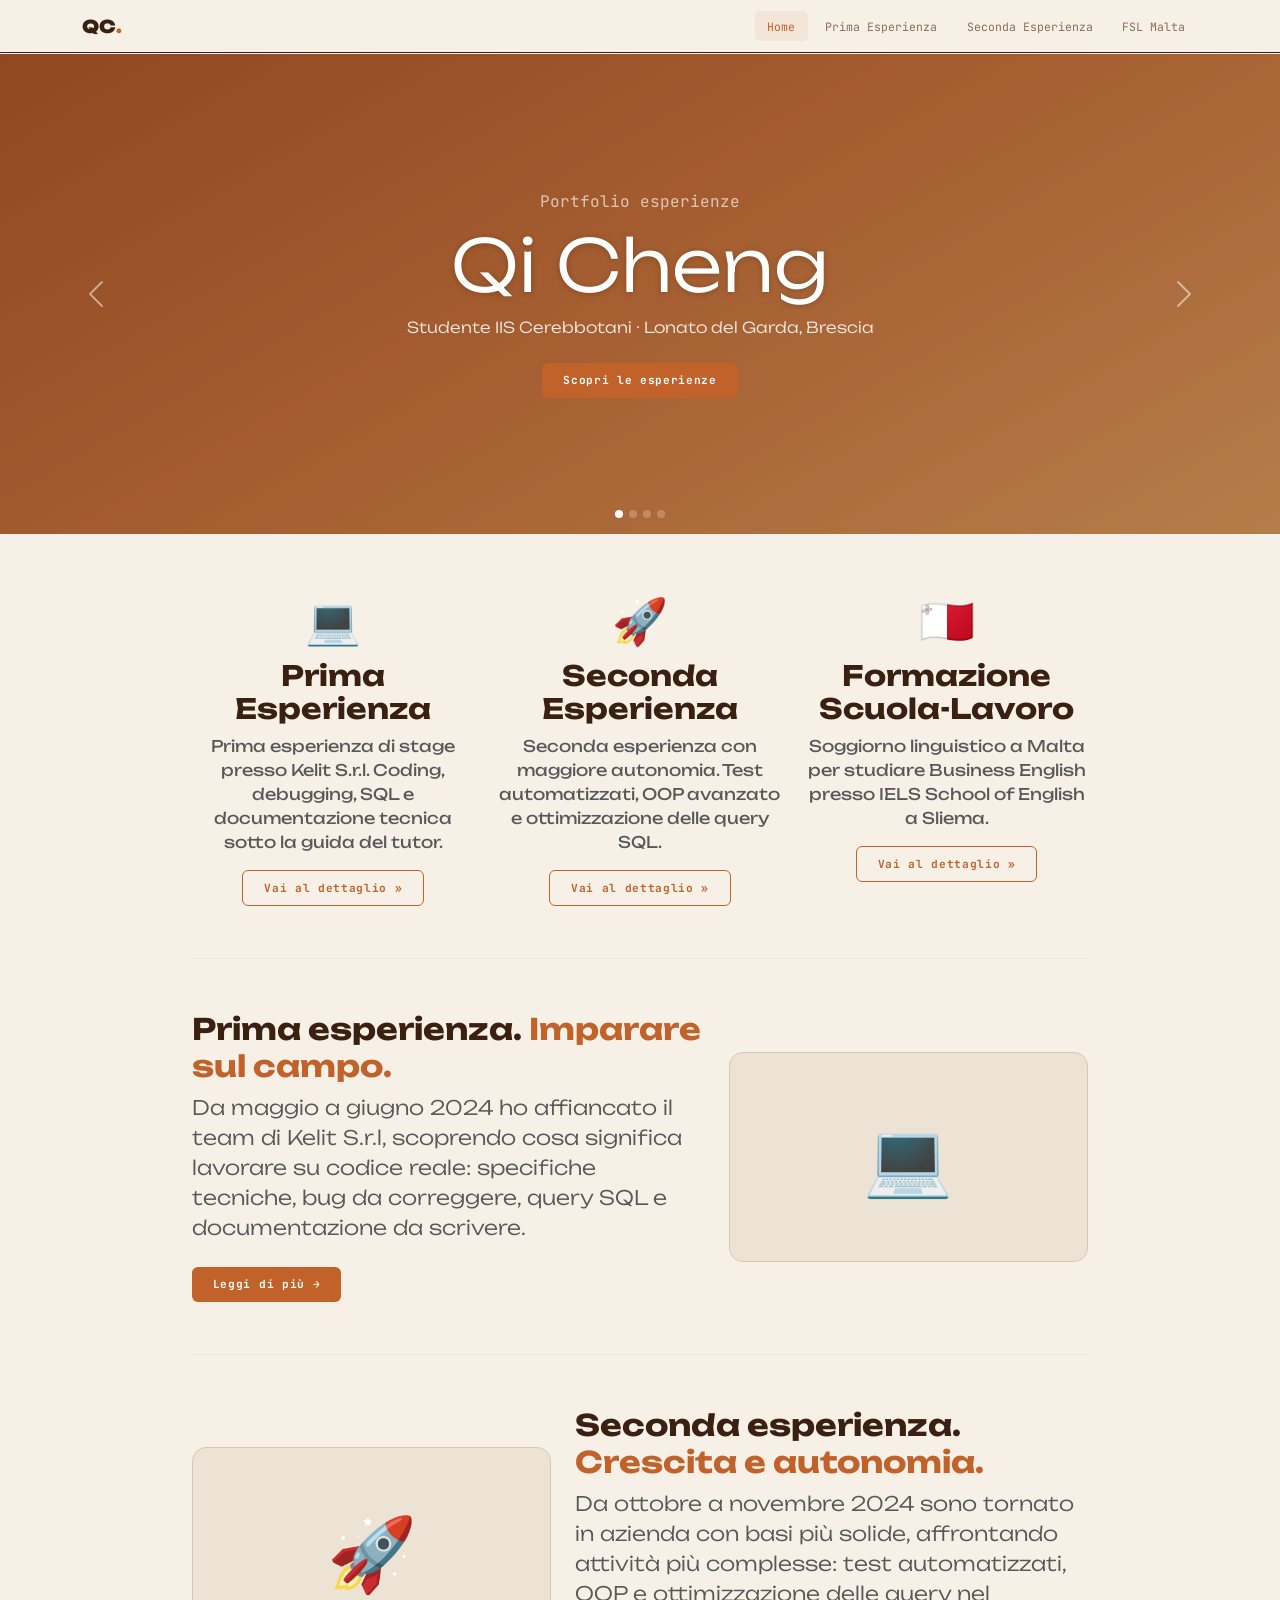
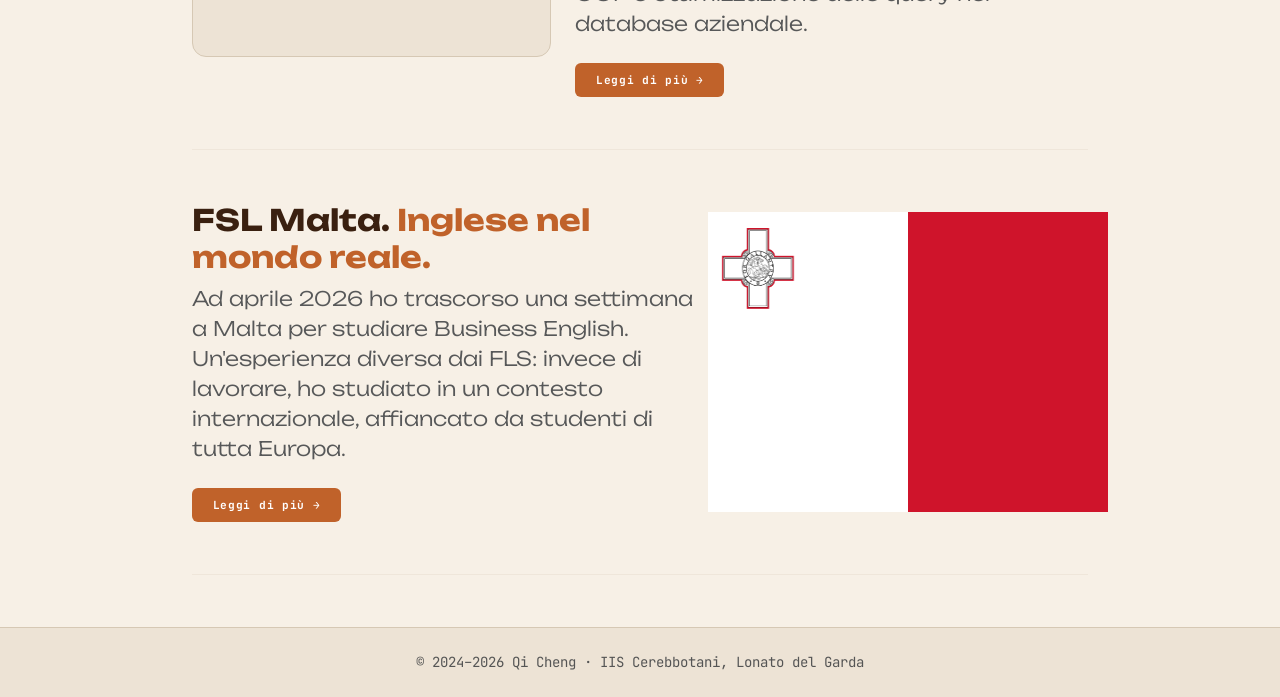
<file: index.html>
<!DOCTYPE html>
<html lang="it">
<head>
  <meta charset="UTF-8"/>
  <meta name="viewport" content="width=device-width, initial-scale=1.0"/>
  <title>Portfolio – Qi Cheng</title>
  <link href="https://cdn.jsdelivr.net/npm/bootstrap@5.3.3/dist/css/bootstrap.min.css" rel="stylesheet"/>
  <link href="https://fonts.googleapis.com/css2?family=JetBrains+Mono:wght@400;700&family=Unbounded:wght@400;700;900&display=swap" rel="stylesheet"/>
  <link href="style.css" rel="stylesheet"/>
</head>
<body>

  <nav class="navbar navbar-expand-lg fixed-top" id="mainNav">
    <div class="container">
      <a class="navbar-brand" href="index.html">QC<span class="accent">.</span></a>
      <button class="navbar-toggler" type="button" data-bs-toggle="collapse" data-bs-target="#navMenu">
        <span class="navbar-toggler-icon"></span>
      </button>
      <div class="collapse navbar-collapse" id="navMenu">
        <ul class="navbar-nav ms-auto gap-lg-1">
          <li class="nav-item"><a class="nav-link active" href="index.html">Home</a></li>
          <li class="nav-item"><a class="nav-link" href="pcto1.html">Prima Esperienza</a></li>
          <li class="nav-item"><a class="nav-link" href="pcto2.html">Seconda Esperienza</a></li>
          <li class="nav-item"><a class="nav-link" href="malta.html">FSL Malta</a></li>
        </ul>
      </div>
    </div>
  </nav>

  <!-- CAROUSEL con 4 slide, una per ogni esperienza -->
  <div id="mainCarousel" class="carousel slide" data-bs-ride="carousel">
    <div class="carousel-indicators">
      <button type="button" data-bs-target="#mainCarousel" data-bs-slide-to="0" class="active"></button>
      <button type="button" data-bs-target="#mainCarousel" data-bs-slide-to="1"></button>
      <button type="button" data-bs-target="#mainCarousel" data-bs-slide-to="2"></button>
      <button type="button" data-bs-target="#mainCarousel" data-bs-slide-to="3"></button>
    </div>
    <div class="carousel-inner">
      <div class="carousel-item active carousel-slide-1">
        <div class="carousel-caption">
          <p class="mono accent-light mb-2">Portfolio esperienze</p>
          <h1 class="display-2 fw-black">Qi Cheng</h1>
          <p class="lead">Studente IIS Cerebbotani · Lonato del Garda, Brescia</p>
          <a href="pcto1.html" class="btn btn-warm btn-lg mt-2">Scopri le esperienze</a>
        </div>
      </div>
      <div class="carousel-item carousel-slide-2">
        <div class="carousel-caption">
          <p class="mono accent-light mb-2">Maggio – Giugno 2024</p>
          <h1 class="display-2 fw-black">Prima Esperienza</h1>
          <p class="lead">Prima esperienza lavorativa presso Kelit S.r.l come sviluppatore software.</p>
          <a href="pcto1.html" class="btn btn-warm btn-lg mt-2">Scopri di più</a>
        </div>
      </div>
      <div class="carousel-item carousel-slide-3">
        <div class="carousel-caption">
          <p class="mono accent-light mb-2">Ottobre – Novembre 2024</p>
          <h1 class="display-2 fw-black">Seconda Esperienza</h1>
          <p class="lead">Ritorno in azienda con maggiore autonomia e responsabilità.</p>
          <a href="pcto2.html" class="btn btn-warm btn-lg mt-2">Scopri di più</a>
        </div>
      </div>
      <div class="carousel-item carousel-slide-malta">
        <div class="carousel-caption">
          <p class="mono accent-light mb-2">Aprile 2026</p>
          <h1 class="display-2 fw-black">FSL Malta 🇲🇹</h1>
          <p class="lead">Business English presso IELS School of English, Sliema.</p>
          <a href="malta.html" class="btn btn-warm btn-lg mt-2">Scopri di più</a>
        </div>
      </div>
    </div>
    <button class="carousel-control-prev" type="button" data-bs-target="#mainCarousel" data-bs-slide="prev">
      <span class="carousel-control-prev-icon"></span>
    </button>
    <button class="carousel-control-next" type="button" data-bs-target="#mainCarousel" data-bs-slide="next">
      <span class="carousel-control-next-icon"></span>
    </button>
  </div>

  <!-- 3 colonne anteprima esperienze -->
  <div class="container marketing mt-5 pt-3">
    <div class="row g-4 text-center">
      <div class="col-lg-4">
        <div class="feature-icon mb-3">💻</div>
        <h3 class="fw-bold">Prima Esperienza</h3>
        <p class="text-muted">Prima esperienza di stage presso Kelit S.r.l. Coding, debugging, SQL e documentazione tecnica sotto la guida del tutor.</p>
        <a href="pcto1.html" class="btn btn-outline-warm">Vai al dettaglio »</a>
      </div>
      <div class="col-lg-4">
        <div class="feature-icon mb-3">🚀</div>
        <h3 class="fw-bold">Seconda Esperienza</h3>
        <p class="text-muted">Seconda esperienza con maggiore autonomia. Test automatizzati, OOP avanzato e ottimizzazione delle query SQL.</p>
        <a href="pcto2.html" class="btn btn-outline-warm">Vai al dettaglio »</a>
      </div>
      <div class="col-lg-4">
        <div class="feature-icon mb-3">🇲🇹</div>
        <h3 class="fw-bold">Formazione Scuola-Lavoro</h3>
        <p class="text-muted">Soggiorno linguistico a Malta per studiare Business English presso IELS School of English a Sliema.</p>
        <a href="malta.html" class="btn btn-outline-warm">Vai al dettaglio »</a>
      </div>
    </div>

    <hr class="featurette-divider"/>

    <!-- Featurette PCTO 01 -->
    <div class="row featurette align-items-center">
      <div class="col-md-7">
        <h2 class="featurette-heading fw-bold">Prima esperienza. <span class="text-accent">Imparare sul campo.</span></h2>
        <p class="lead text-muted">Da maggio a giugno 2024 ho affiancato il team di Kelit S.r.l, scoprendo cosa significa lavorare su codice reale: specifiche tecniche, bug da correggere, query SQL e documentazione da scrivere.</p>
        <a href="pcto1.html" class="btn btn-warm mt-2">Leggi di più →</a>
      </div>
      <div class="col-md-5">
        <div class="featurette-img d-flex align-items-center justify-content-center">
          <span>💻</span>
        </div>
      </div>
    </div>

    <hr class="featurette-divider"/>

    <!-- Featurette PCTO 02 -->
    <div class="row featurette align-items-center">
      <div class="col-md-7 order-md-2">
        <h2 class="featurette-heading fw-bold">Seconda esperienza. <span class="text-accent">Crescita e autonomia.</span></h2>
        <p class="lead text-muted">Da ottobre a novembre 2024 sono tornato in azienda con basi più solide, affrontando attività più complesse: test automatizzati, OOP e ottimizzazione delle query nel database aziendale.</p>
        <a href="pcto2.html" class="btn btn-warm mt-2">Leggi di più →</a>
      </div>
      <div class="col-md-5 order-md-1">
        <div class="featurette-img d-flex align-items-center justify-content-center">
          <span>🚀</span>
        </div>
      </div>
    </div>

    <hr class="featurette-divider"/>

    <!-- Featurette Malta -->
    <div class="row featurette align-items-center">
      <div class="col-md-7">
        <h2 class="featurette-heading fw-bold">FSL Malta. <span class="text-accent">Inglese nel mondo reale.</span></h2>
        <p class="lead text-muted">Ad aprile 2026 ho trascorso una settimana a Malta per studiare Business English. Un'esperienza diversa dai FLS: invece di lavorare, ho studiato in un contesto internazionale, affiancato da studenti di tutta Europa.</p>
        <a href="malta.html" class="btn btn-warm mt-2">Leggi di più →</a>
      </div>
      <div class="col-md-5">
        <div class="featurette-img d-flex align-items-center justify-content-center">
          <img src="foto/malta_flag.png" width="400" height="300">
        </div>
      </div>
    </div>

    <hr class="featurette-divider"/>
  </div>

  <footer class="footer-bar py-4 text-center">
    <p class="mb-0 text-muted small mono">© 2024–2026 Qi Cheng · IIS Cerebbotani, Lonato del Garda</p>
  </footer>

  <script src="https://cdn.jsdelivr.net/npm/bootstrap@5.3.3/dist/js/bootstrap.bundle.min.js"></script>
  <script src="main.js"></script>
</body>
</html>
</file>
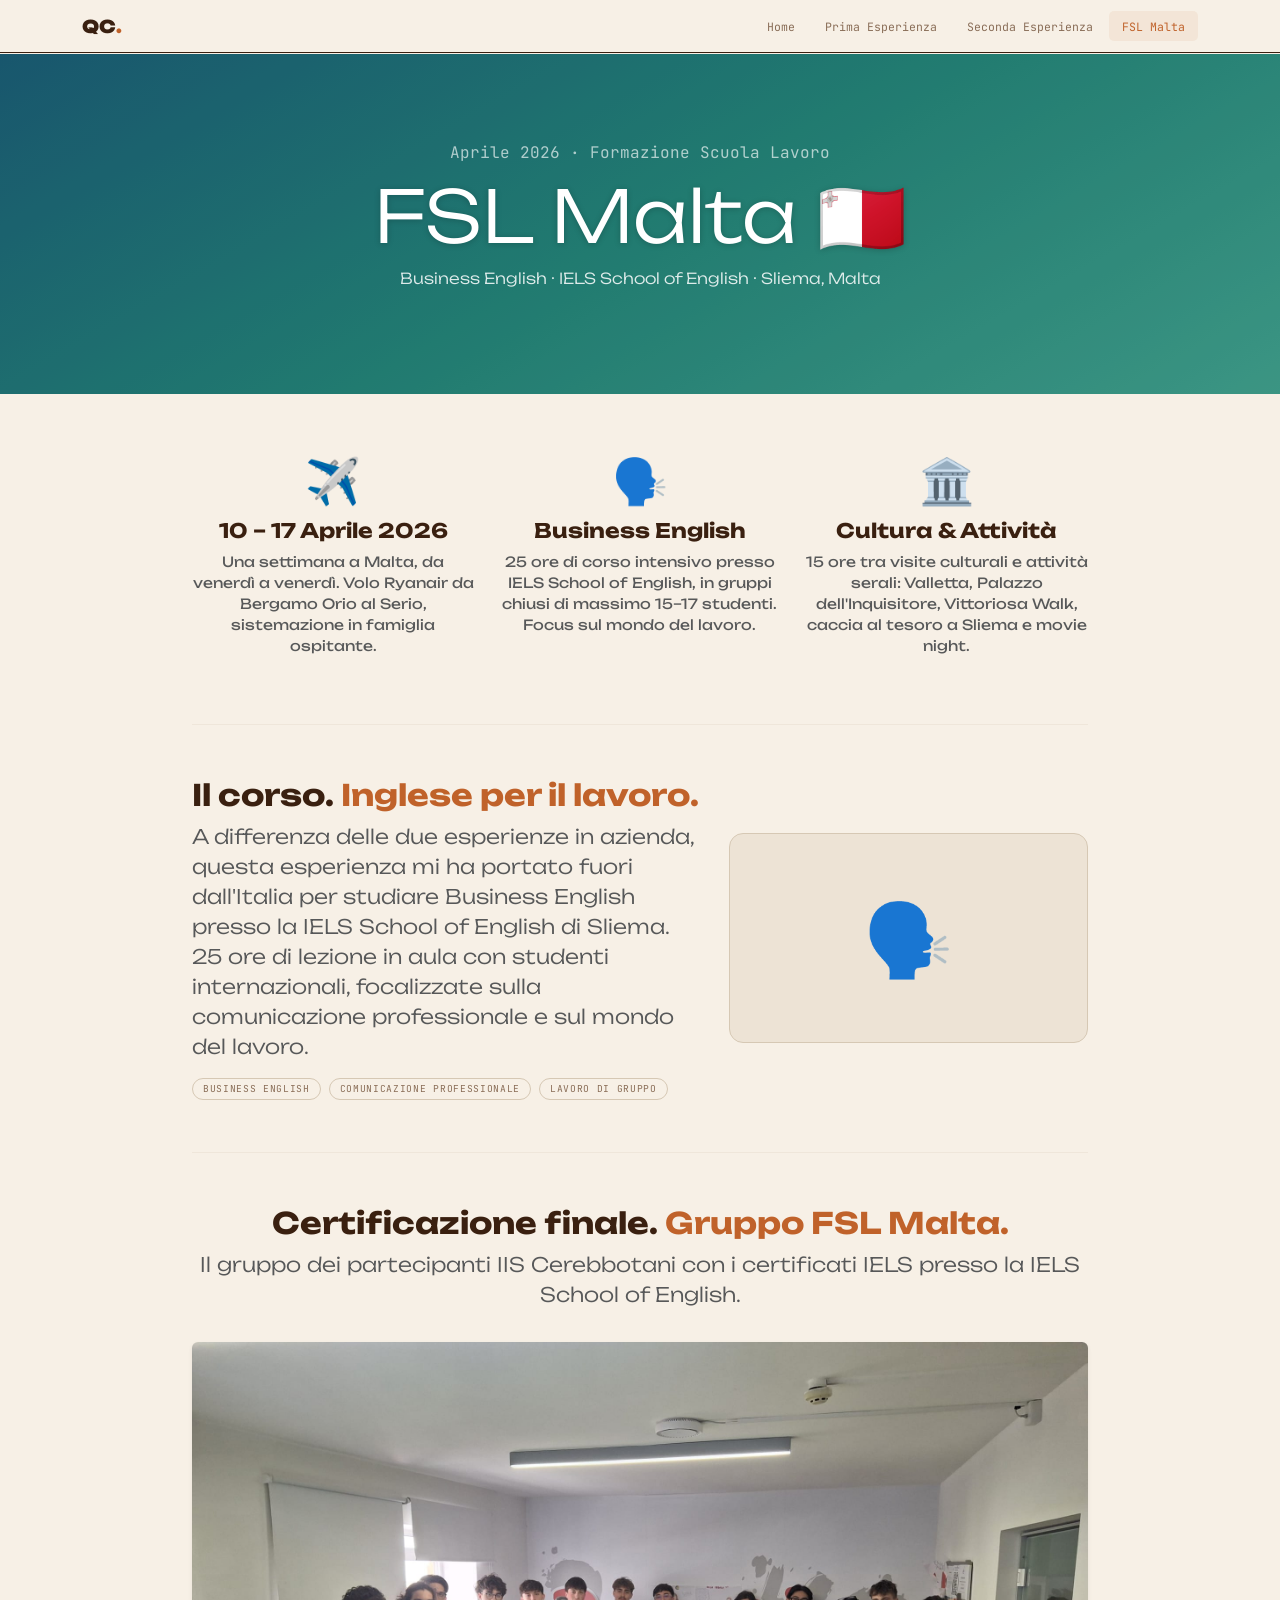
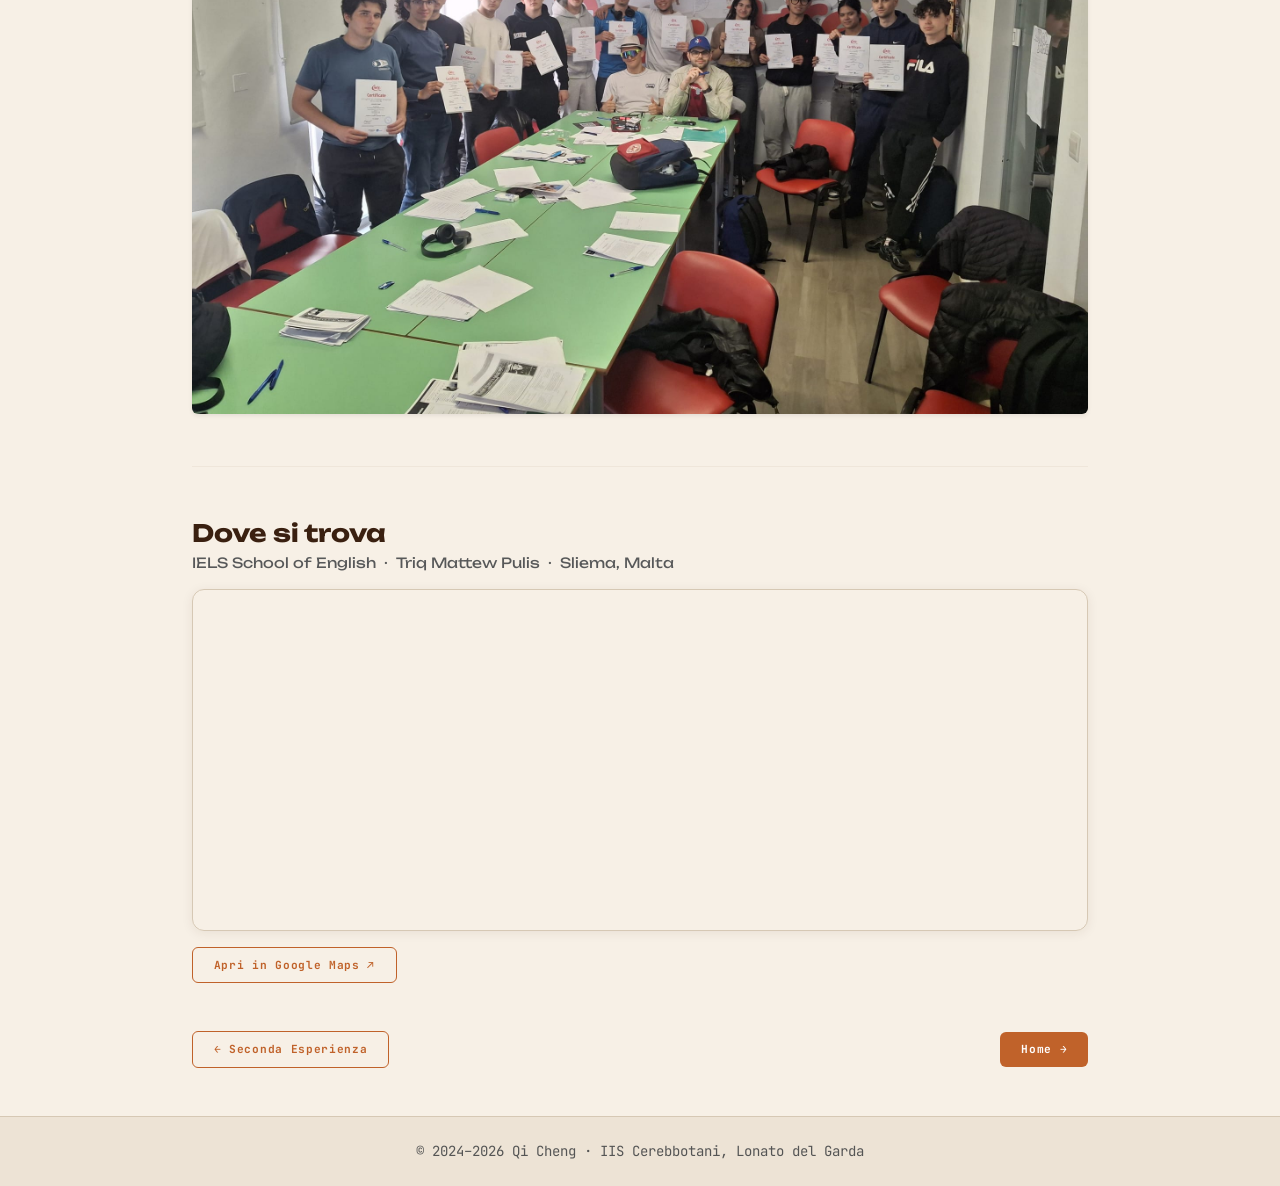
<file: malta.html>
<!DOCTYPE html>
<html lang="it">
<head>
  <meta charset="UTF-8"/>
  <meta name="viewport" content="width=device-width, initial-scale=1.0"/>
  <title>FSL Malta – Qi Cheng</title>
  <link href="https://cdn.jsdelivr.net/npm/bootstrap@5.3.3/dist/css/bootstrap.min.css" rel="stylesheet"/>
  <link href="https://fonts.googleapis.com/css2?family=JetBrains+Mono:wght@400;700&family=Unbounded:wght@400;700;900&display=swap" rel="stylesheet"/>
  <link href="style.css" rel="stylesheet"/>
</head>
<body>

  <nav class="navbar navbar-expand-lg fixed-top" id="mainNav">
    <div class="container">
      <a class="navbar-brand" href="index.html">QC<span class="accent">.</span></a>
      <button class="navbar-toggler" type="button" data-bs-toggle="collapse" data-bs-target="#navMenu">
        <span class="navbar-toggler-icon"></span>
      </button>
      <div class="collapse navbar-collapse" id="navMenu">
        <ul class="navbar-nav ms-auto gap-lg-1">
          <li class="nav-item"><a class="nav-link" href="index.html">Home</a></li>
          <li class="nav-item"><a class="nav-link" href="pcto1.html">Prima Esperienza</a></li>
          <li class="nav-item"><a class="nav-link" href="pcto2.html">Seconda Esperienza</a></li>
          <li class="nav-item"><a class="nav-link active" href="malta.html">FSL Malta</a></li>
        </ul>
      </div>
    </div>
  </nav>

  <div class="page-hero carousel-slide-malta">
    <div class="carousel-caption">
      <p class="mono accent-light mb-2">Aprile 2026 · Formazione Scuola Lavoro</p>
      <h1 class="display-2 fw-black">FSL Malta 🇲🇹</h1>
      <p class="lead">Business English · IELS School of English · Sliema, Malta</p>
    </div>
  </div>

  <div class="container marketing mt-5 pt-3">

    <div class="row g-4 text-center mb-5">
      <div class="col-lg-4">
        <div class="feature-icon mb-3">✈️</div>
        <h5 class="fw-bold">10 – 17 Aprile 2026</h5>
        <p class="text-muted small">Una settimana a Malta, da venerdì a venerdì. Volo Ryanair da Bergamo Orio al Serio, sistemazione in famiglia ospitante.</p>
      </div>
      <div class="col-lg-4">
        <div class="feature-icon mb-3">🗣️</div>
        <h5 class="fw-bold">Business English</h5>
        <p class="text-muted small">25 ore di corso intensivo presso IELS School of English, in gruppi chiusi di massimo 15–17 studenti. Focus sul mondo del lavoro.</p>
      </div>
      <div class="col-lg-4">
        <div class="feature-icon mb-3">🏛️</div>
        <h5 class="fw-bold">Cultura & Attività</h5>
        <p class="text-muted small">15 ore tra visite culturali e attività serali: Valletta, Palazzo dell'Inquisitore, Vittoriosa Walk, caccia al tesoro a Sliema e movie night.</p>
      </div>
    </div>

    <hr class="featurette-divider"/>

    <div class="row featurette align-items-center">
      <div class="col-md-7">
        <h2 class="featurette-heading fw-bold">Il corso. <span class="text-accent">Inglese per il lavoro.</span></h2>
        <p class="lead text-muted">A differenza delle due esperienze in azienda, questa esperienza mi ha portato fuori dall'Italia per studiare Business English presso la IELS School of English di Sliema. 25 ore di lezione in aula con studenti internazionali, focalizzate sulla comunicazione professionale e sul mondo del lavoro.</p>
        <div class="d-flex flex-wrap gap-2 mt-3">
          <span class="tag-pill">Business English</span>
          <span class="tag-pill">Comunicazione professionale</span>
          <span class="tag-pill">Lavoro di gruppo</span>
        </div>
      </div>
      <div class="col-md-5">
        <div class="featurette-img d-flex align-items-center justify-content-center">
          <span>🗣️</span>
        </div>
      </div>
    </div>

    <hr class="featurette-divider"/>

    <div class="row featurette mb-5 text-center">
      <div class="col-12">
        <h2 class="featurette-heading fw-bold">Certificazione finale. <span class="text-accent">Gruppo FSL Malta.</span></h2>
        <p class="lead text-muted">Il gruppo dei partecipanti IIS Cerebbotani con i certificati IELS presso la IELS School of English.</p>
        <img src="foto/malta_iels.jpeg" class="img-fluid rounded shadow-sm mt-3" alt="Gruppo FSL Malta con certificati IELS">
      </div>
    </div>

    <hr class="featurette-divider"/>

    <!-- SEZIONE MAPPA -->
    <div class="map-section mb-5">
      <h4 class="fw-bold mb-1">Dove si trova</h4>
      <p class="text-muted small mb-3">IELS School of English &nbsp;·&nbsp; Triq Mattew Pulis &nbsp;·&nbsp; Sliema, Malta</p>
      <div class="map-wrap">
        <iframe
          src="https://maps.google.com/maps?q=IELS+Malta+Institute+of+English+Language+Studies,+Triq+Mattew+Pulis,+Sliema&hl=it&z=16&output=embed&ll=35.907773,14.508173"
          width="100%" height="340" style="border:0;" allowfullscreen="" loading="lazy"
          referrerpolicy="no-referrer-when-downgrade" title="IELS Malta su Google Maps">
        </iframe>
      </div>
      <a href="https://maps.app.goo.gl/ovVeH1P6UW7t12fr7" target="_blank" rel="noopener"
         class="btn btn-outline-warm mt-3">Apri in Google Maps ↗</a>
    </div>

    <div class="d-flex justify-content-between align-items-center pb-5 flex-wrap gap-3">
      <a href="pcto2.html" class="btn btn-outline-warm">← Seconda Esperienza</a>
      <a href="index.html" class="btn btn-warm">Home →</a>
    </div>
  </div>

  <footer class="footer-bar py-4 text-center">
    <p class="mb-0 text-muted small mono">© 2024–2026 Qi Cheng · IIS Cerebbotani, Lonato del Garda</p>
  </footer>

  <script src="https://cdn.jsdelivr.net/npm/bootstrap@5.3.3/dist/js/bootstrap.bundle.min.js"></script>
  <script src="main.js"></script>
</body>
</html>
</file>
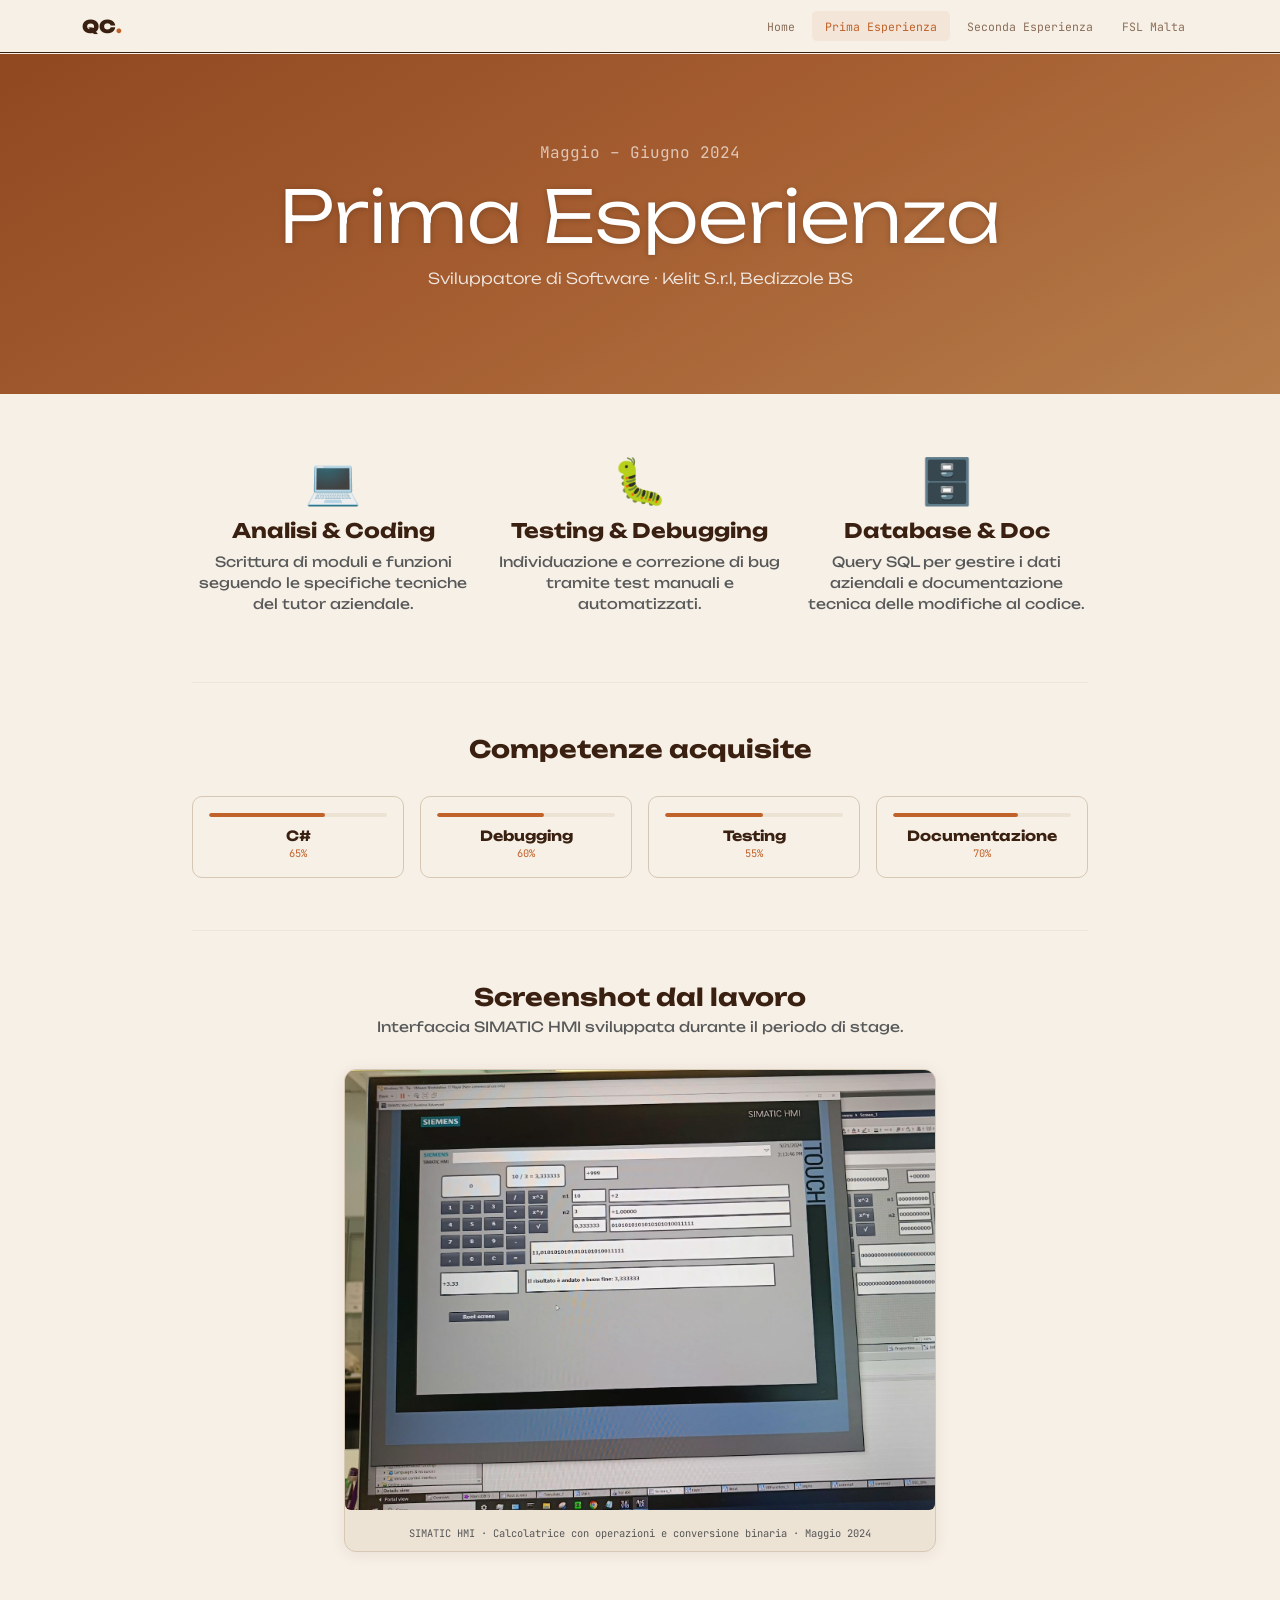
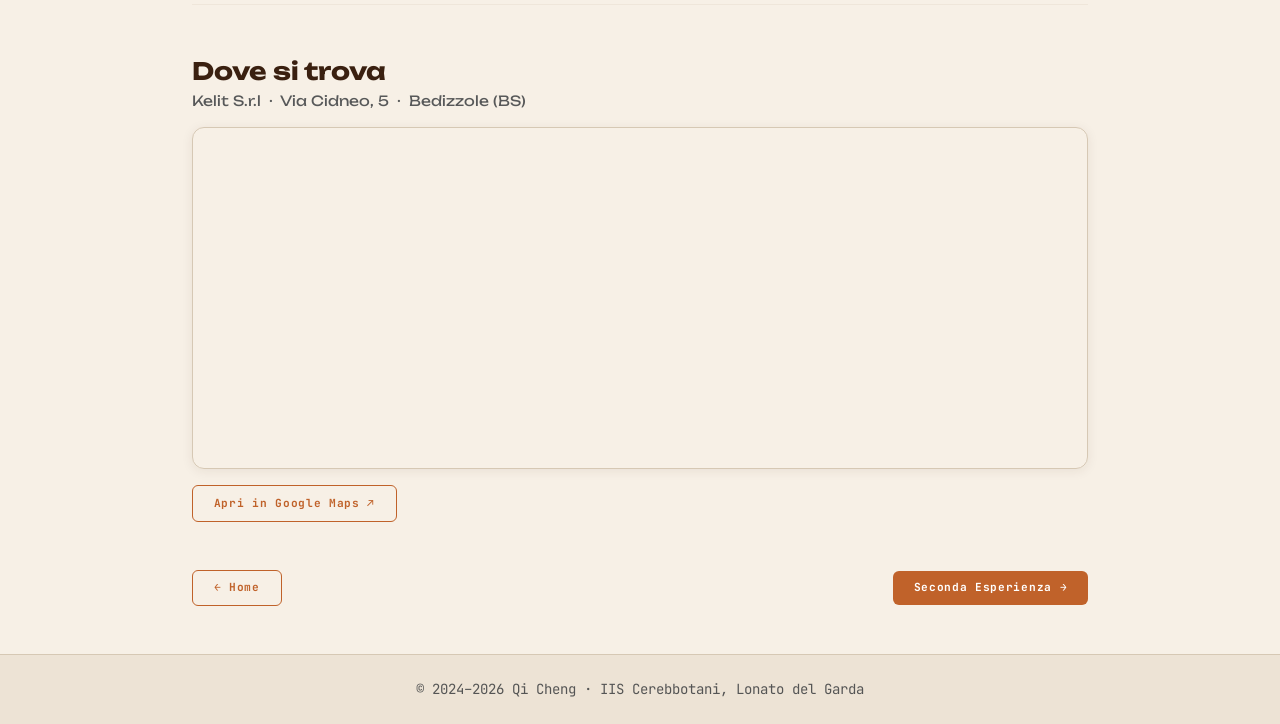
<file: pcto1.html>
<!DOCTYPE html>
<html lang="it">
<head>
  <meta charset="UTF-8"/>
  <meta name="viewport" content="width=device-width, initial-scale=1.0"/>
  <title>Prima Esperienza – Qi Cheng</title>
  <link href="https://cdn.jsdelivr.net/npm/bootstrap@5.3.3/dist/css/bootstrap.min.css" rel="stylesheet"/>
  <link href="https://fonts.googleapis.com/css2?family=JetBrains+Mono:wght@400;700&family=Unbounded:wght@400;700;900&display=swap" rel="stylesheet"/>
  <link href="style.css" rel="stylesheet"/>
</head>
<body>

  <nav class="navbar navbar-expand-lg fixed-top" id="mainNav">
    <div class="container">
      <a class="navbar-brand" href="index.html">QC<span class="accent">.</span></a>
      <button class="navbar-toggler" type="button" data-bs-toggle="collapse" data-bs-target="#navMenu">
        <span class="navbar-toggler-icon"></span>
      </button>
      <div class="collapse navbar-collapse" id="navMenu">
        <ul class="navbar-nav ms-auto gap-lg-1">
          <li class="nav-item"><a class="nav-link" href="index.html">Home</a></li>
          <li class="nav-item"><a class="nav-link active" href="pcto1.html">Prima Esperienza</a></li>
          <li class="nav-item"><a class="nav-link" href="pcto2.html">Seconda Esperienza</a></li>
          <li class="nav-item"><a class="nav-link" href="malta.html">FSL Malta</a></li>
        </ul>
      </div>
    </div>
  </nav>

  <div class="page-hero carousel-slide-1">
    <div class="carousel-caption">
      <p class="mono accent-light mb-2">Maggio – Giugno 2024</p>
      <h1 class="display-2 fw-black">Prima Esperienza</h1>
      <p class="lead">Sviluppatore di Software · Kelit S.r.l, Bedizzole BS</p>
    </div>
  </div>

  <div class="container marketing mt-5 pt-3">

    <!-- 3 colonne riassunto attività -->
    <div class="row g-4 text-center mb-5">
      <div class="col-lg-4">
        <div class="feature-icon mb-3">💻</div>
        <h5 class="fw-bold">Analisi & Coding</h5>
        <p class="text-muted small">Scrittura di moduli e funzioni seguendo le specifiche tecniche del tutor aziendale.</p>
      </div>
      <div class="col-lg-4">
        <div class="feature-icon mb-3">🐛</div>
        <h5 class="fw-bold">Testing & Debugging</h5>
        <p class="text-muted small">Individuazione e correzione di bug tramite test manuali e automatizzati.</p>
      </div>
      <div class="col-lg-4">
        <div class="feature-icon mb-3">🗄️</div>
        <h5 class="fw-bold">Database & Doc</h5>
        <p class="text-muted small">Query SQL per gestire i dati aziendali e documentazione tecnica delle modifiche al codice.</p>
      </div>
    </div>

    <hr class="featurette-divider"/>

    <!-- Barre competenze -->
    <div class="row text-center mb-5 g-3">
      <div class="col-12 mb-2"><h4 class="fw-bold">Competenze acquisite</h4></div>
      <div class="col-6 col-md-3">
        <div class="skill-card p-3">
          <div class="skill-level-bar mb-2"><div style="width:65%"></div></div>
          <div class="fw-bold small">C#</div>
          <div class="mono accent" style="font-size:.65rem">65%</div>
        </div>
      </div>
      <div class="col-6 col-md-3">
        <div class="skill-card p-3">
          <div class="skill-level-bar mb-2"><div style="width:60%"></div></div>
          <div class="fw-bold small">Debugging</div>
          <div class="mono accent" style="font-size:.65rem">60%</div>
        </div>
      </div>
      <div class="col-6 col-md-3">
        <div class="skill-card p-3">
          <div class="skill-level-bar mb-2"><div style="width:55%"></div></div>
          <div class="fw-bold small">Testing</div>
          <div class="mono accent" style="font-size:.65rem">55%</div>
        </div>
      </div>
      <div class="col-6 col-md-3">
        <div class="skill-card p-3">
          <div class="skill-level-bar mb-2"><div style="width:70%"></div></div>
          <div class="fw-bold small">Documentazione</div>
          <div class="mono accent" style="font-size:.65rem">70%</div>
        </div>
      </div>
    </div>


    <hr class="featurette-divider"/>

    <!-- GALLERIA FOTO -->
    <div class="row text-center mb-2">
      <div class="col-12">
        <h4 class="fw-bold mb-1">Screenshot dal lavoro</h4>
        <p class="text-muted small mb-4">Interfaccia SIMATIC HMI sviluppata durante il periodo di stage.</p>
      </div>
    </div>
    <div class="row g-3 mb-5 justify-content-center">
      <div class="col-12 col-md-8">
        <div class="gallery-img-wrap">
          <img src="foto/pcto1_screenshot.png" class="img-fluid rounded" alt="SIMATIC HMI – calcolatrice sviluppata durante il PCTO">
          <p class="mono text-muted mt-2" style="font-size:.65rem;">SIMATIC HMI · Calcolatrice con operazioni e conversione binaria · Maggio 2024</p>
        </div>
      </div>
    </div>

    <hr class="featurette-divider"/>

    <!-- SEZIONE MAPPA -->
    <div class="map-section mb-5">
      <h4 class="fw-bold mb-1">Dove si trova</h4>
      <p class="text-muted small mb-3">Kelit S.r.l &nbsp;·&nbsp; Via Cidneo, 5 &nbsp;·&nbsp; Bedizzole (BS)</p>
      <div class="map-wrap">
        <iframe
          src="https://maps.google.com/maps?q=KELIT+SRL,+Via+Cidneo+5,+Bedizzole+BS&hl=it&z=16&output=embed&ll=45.508463,10.390154"
          width="100%" height="340" style="border:0;" allowfullscreen="" loading="lazy"
          referrerpolicy="no-referrer-when-downgrade" title="Kelit S.r.l su Google Maps">
        </iframe>
      </div>
      <a href="https://maps.app.goo.gl/pzmerTP2R8ErGxNk8" target="_blank" rel="noopener"
         class="btn btn-outline-warm mt-3">Apri in Google Maps ↗</a>
    </div>

    <div class="d-flex justify-content-between align-items-center pb-5 flex-wrap gap-3">
      <a href="index.html" class="btn btn-outline-warm">← Home</a>
      <a href="pcto2.html" class="btn btn-warm">Seconda Esperienza →</a>
    </div>
  </div>

  <footer class="footer-bar py-4 text-center">
    <p class="mb-0 text-muted small mono">© 2024–2026 Qi Cheng · IIS Cerebbotani, Lonato del Garda</p>
  </footer>

  <script src="https://cdn.jsdelivr.net/npm/bootstrap@5.3.3/dist/js/bootstrap.bundle.min.js"></script>
  <script src="main.js"></script>
</body>
</html>
</file>
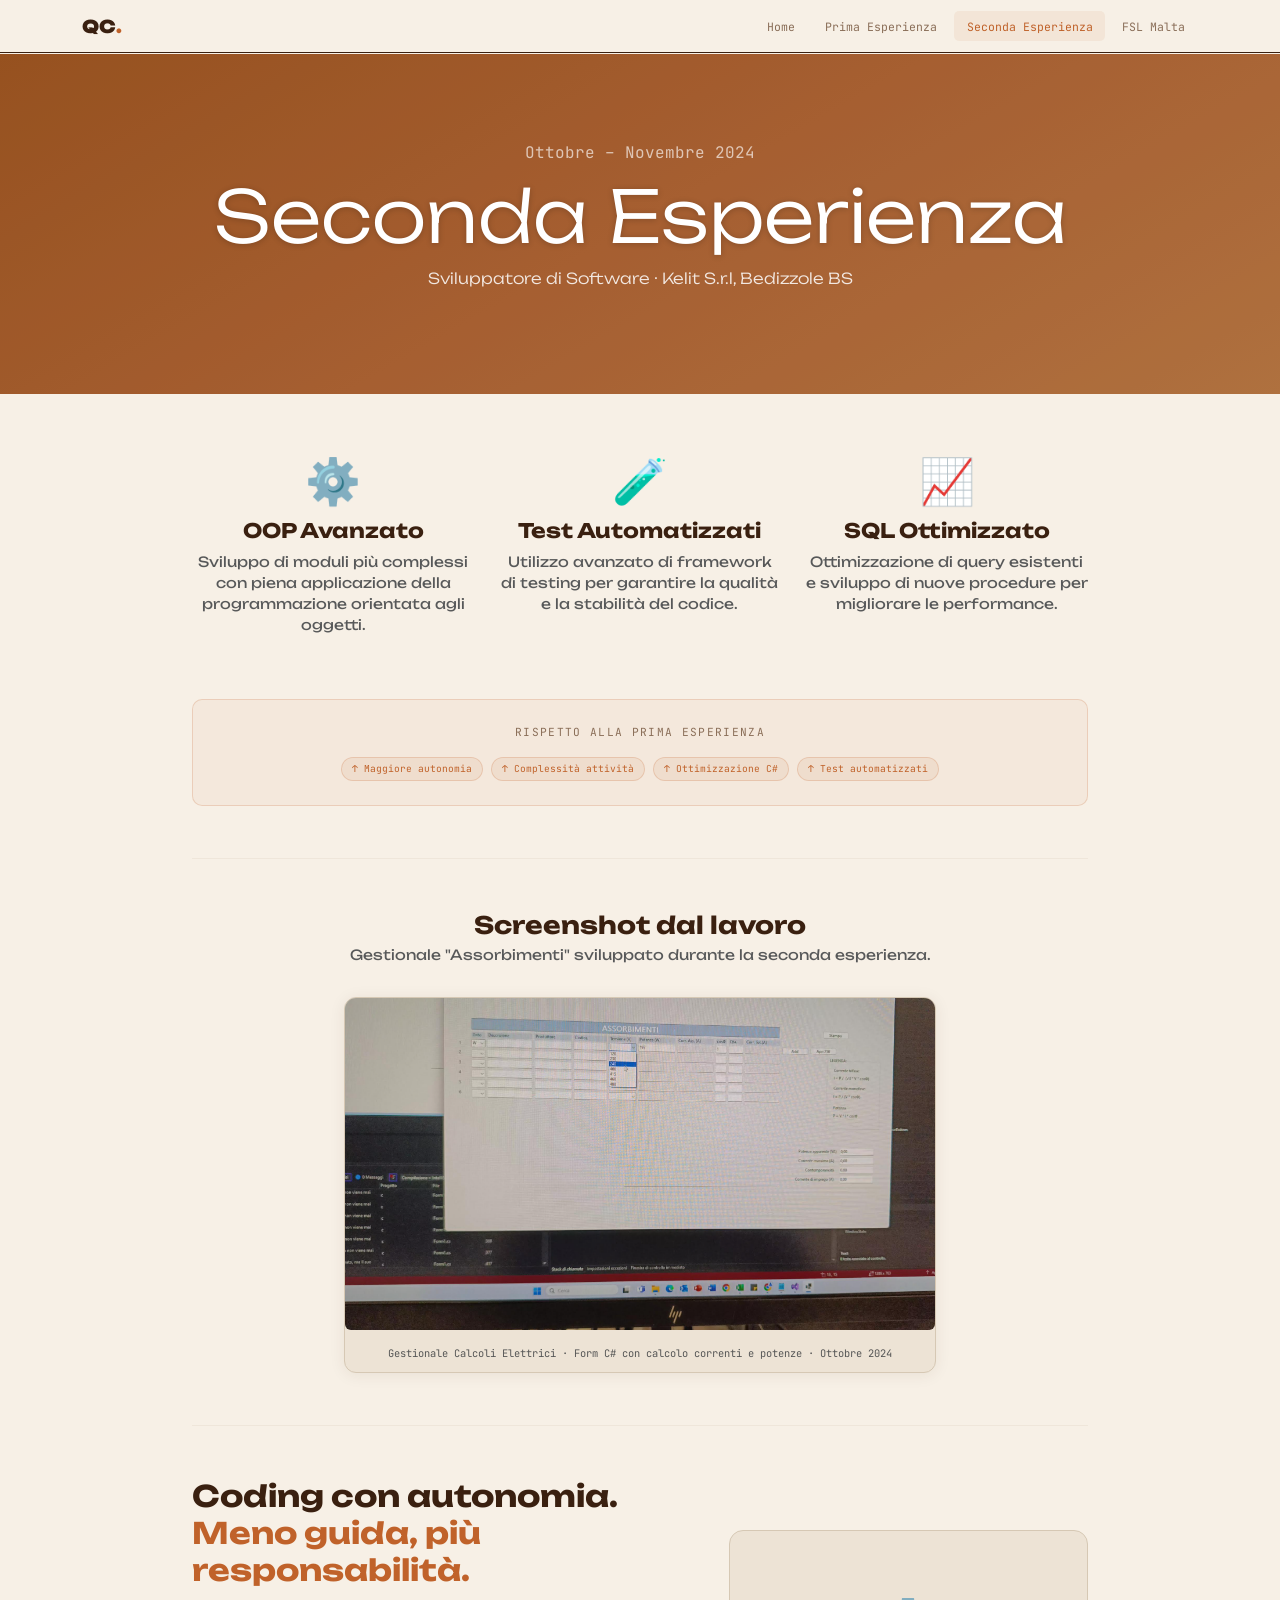
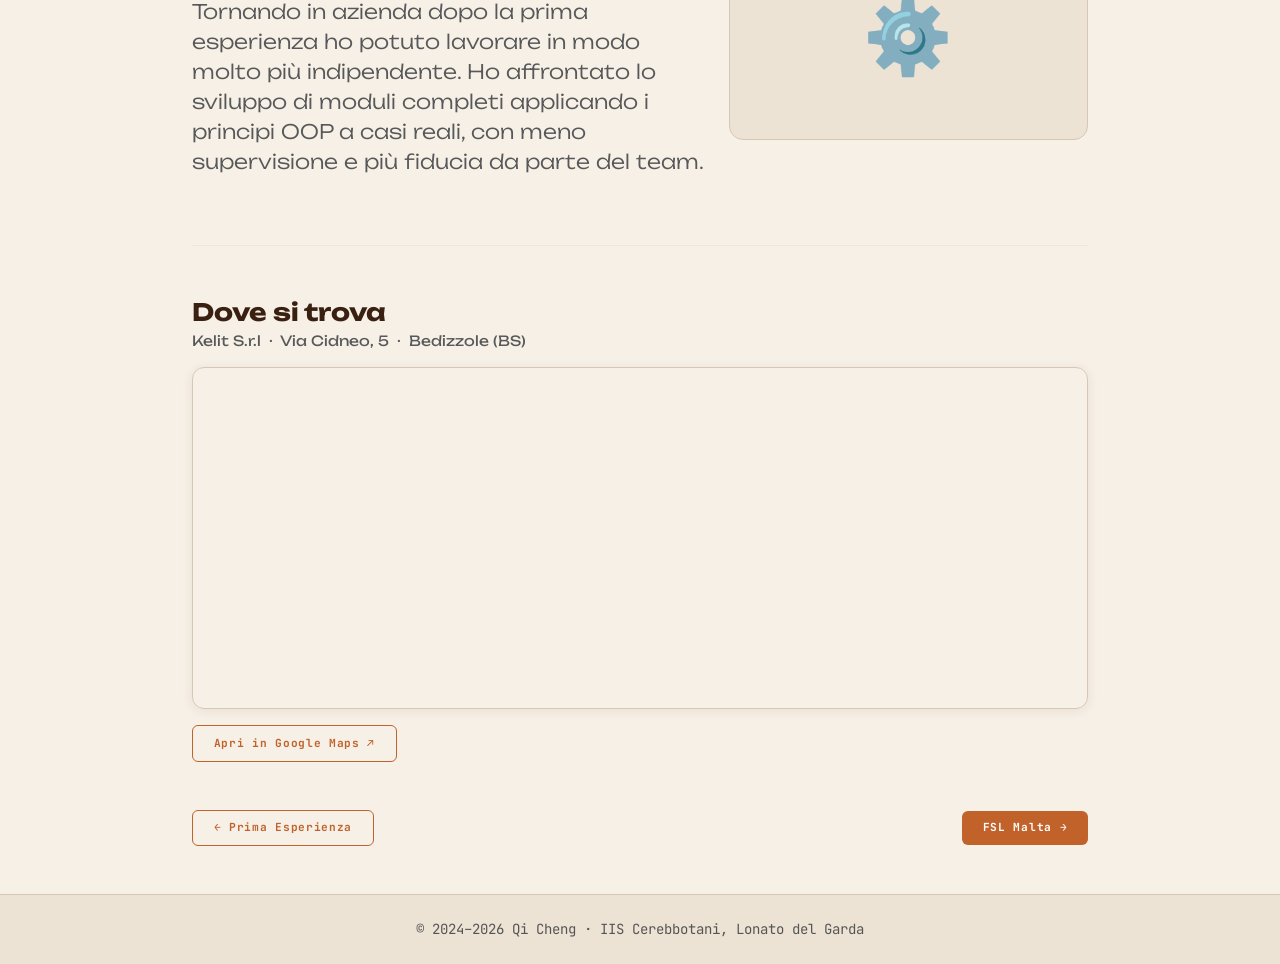
<file: pcto2.html>
<!DOCTYPE html>
<html lang="it">
<head>
  <meta charset="UTF-8"/>
  <meta name="viewport" content="width=device-width, initial-scale=1.0"/>
  <title>Seconda Esperienza – Qi Cheng</title>
  <link href="https://cdn.jsdelivr.net/npm/bootstrap@5.3.3/dist/css/bootstrap.min.css" rel="stylesheet"/>
  <link href="https://fonts.googleapis.com/css2?family=JetBrains+Mono:wght@400;700&family=Unbounded:wght@400;700;900&display=swap" rel="stylesheet"/>
  <link href="style.css" rel="stylesheet"/>
</head>
<body>

  <nav class="navbar navbar-expand-lg fixed-top" id="mainNav">
    <div class="container">
      <a class="navbar-brand" href="index.html">QC<span class="accent">.</span></a>
      <button class="navbar-toggler" type="button" data-bs-toggle="collapse" data-bs-target="#navMenu">
        <span class="navbar-toggler-icon"></span>
      </button>
      <div class="collapse navbar-collapse" id="navMenu">
        <ul class="navbar-nav ms-auto gap-lg-1">
          <li class="nav-item"><a class="nav-link" href="index.html">Home</a></li>
          <li class="nav-item"><a class="nav-link" href="pcto1.html">Prima Esperienza</a></li>
          <li class="nav-item"><a class="nav-link active" href="pcto2.html">Seconda Esperienza</a></li>
          <li class="nav-item"><a class="nav-link" href="malta.html">FSL Malta</a></li>
        </ul>
      </div>
    </div>
  </nav>

  <div class="page-hero carousel-slide-3">
    <div class="carousel-caption">
      <p class="mono accent-light mb-2">Ottobre – Novembre 2024</p>
      <h1 class="display-2 fw-black">Seconda Esperienza</h1>
      <p class="lead">Sviluppatore di Software · Kelit S.r.l, Bedizzole BS</p>
    </div>
  </div>

  <div class="container marketing mt-5 pt-3">

    <div class="row g-4 text-center mb-5">
      <div class="col-lg-4">
        <div class="feature-icon mb-3">⚙️</div>
        <h5 class="fw-bold">OOP Avanzato</h5>
        <p class="text-muted small">Sviluppo di moduli più complessi con piena applicazione della programmazione orientata agli oggetti.</p>
      </div>
      <div class="col-lg-4">
        <div class="feature-icon mb-3">🧪</div>
        <h5 class="fw-bold">Test Automatizzati</h5>
        <p class="text-muted small">Utilizzo avanzato di framework di testing per garantire la qualità e la stabilità del codice.</p>
      </div>
      <div class="col-lg-4">
        <div class="feature-icon mb-3">📈</div>
        <h5 class="fw-bold">SQL Ottimizzato</h5>
        <p class="text-muted small">Ottimizzazione di query esistenti e sviluppo di nuove procedure per migliorare le performance.</p>
      </div>
    </div>

    <!-- Badge confronto con PCTO 01 -->
    <div class="compare-box p-4 mb-5 text-center">
      <div class="mono mb-3" style="font-size:.7rem;letter-spacing:.12em;color:var(--grigio)">RISPETTO ALLA PRIMA ESPERIENZA</div>
      <div class="d-flex flex-wrap gap-2 justify-content-center">
        <span class="badge-improve">↑ Maggiore autonomia</span>
        <span class="badge-improve">↑ Complessità attività</span>
        <span class="badge-improve">↑ Ottimizzazione C#</span>
        <span class="badge-improve">↑ Test automatizzati</span>
      </div>
    </div>

    <hr class="featurette-divider"/>

    <!-- GALLERIA FOTO -->
    <div class="row text-center mb-2">
      <div class="col-12">
        <h4 class="fw-bold mb-1">Screenshot dal lavoro</h4>
        <p class="text-muted small mb-4">Gestionale "Assorbimenti" sviluppato durante la seconda esperienza.</p>
      </div>
    </div>
    <div class="row g-3 mb-5 justify-content-center">
      <div class="col-12 col-md-8">
        <div class="gallery-img-wrap">
          <img src="foto/pcto2_screenshot.png" class="img-fluid rounded" alt="Gestionale Calcoli Elettrici – form C# sviluppata durante il PCTO">
          <p class="mono text-muted mt-2" style="font-size:.65rem;">Gestionale Calcoli Elettrici · Form C# con calcolo correnti e potenze · Ottobre 2024</p>
        </div>
      </div>
    </div>

    <hr class="featurette-divider"/>

    <div class="row featurette align-items-center">
      <div class="col-md-7">
        <h2 class="featurette-heading fw-bold">Coding con autonomia. <span class="text-accent">Meno guida, più responsabilità.</span></h2>
        <p class="lead text-muted">Tornando in azienda dopo la prima esperienza ho potuto lavorare in modo molto più indipendente. Ho affrontato lo sviluppo di moduli completi applicando i principi OOP a casi reali, con meno supervisione e più fiducia da parte del team.</p>
      </div>
      <div class="col-md-5">
        <div class="featurette-img d-flex align-items-center justify-content-center">
          <span>⚙️</span>
        </div>
      </div>
    </div>

    <hr class="featurette-divider"/>

    <!-- SEZIONE MAPPA -->
    <div class="map-section mb-5">
      <h4 class="fw-bold mb-1">Dove si trova</h4>
      <p class="text-muted small mb-3">Kelit S.r.l &nbsp;·&nbsp; Via Cidneo, 5 &nbsp;·&nbsp; Bedizzole (BS)</p>
      <div class="map-wrap">
        <iframe
          src="https://maps.google.com/maps?q=KELIT+SRL,+Via+Cidneo+5,+Bedizzole+BS&hl=it&z=16&output=embed&ll=45.508463,10.390154"
          width="100%" height="340" style="border:0;" allowfullscreen="" loading="lazy"
          referrerpolicy="no-referrer-when-downgrade" title="Kelit S.r.l su Google Maps">
        </iframe>
      </div>
      <a href="https://maps.app.goo.gl/pzmerTP2R8ErGxNk8" target="_blank" rel="noopener"
         class="btn btn-outline-warm mt-3">Apri in Google Maps ↗</a>
    </div>

    <div class="d-flex justify-content-between align-items-center pb-5 flex-wrap gap-3">
      <a href="pcto1.html" class="btn btn-outline-warm">← Prima Esperienza</a>
      <a href="malta.html" class="btn btn-warm">FSL Malta →</a>
    </div>
  </div>

  <footer class="footer-bar py-4 text-center">
    <p class="mb-0 text-muted small mono">© 2024–2026 Qi Cheng · IIS Cerebbotani, Lonato del Garda</p>
  </footer>

  <script src="https://cdn.jsdelivr.net/npm/bootstrap@5.3.3/dist/js/bootstrap.bundle.min.js"></script>
  <script src="main.js"></script>
</body>
</html>
</file>
<file: style.css>
/* ================================================
   style.css — Sito PCTO di Qi Cheng
   Un file CSS commenta ogni scelta di stile
   ================================================ */


/* --- VARIABILI GLOBALI ---
   Con :root definiamo dei "nomi" per i colori,
   così se vogliamo cambiare un colore lo cambiamo
   solo qui e si aggiorna ovunque nel sito. */
:root {
  --beige:      #f7f0e6;   /* sfondo principale, color crema */
  --beige2:     #ede3d5;   /* sfondo leggermente più scuro, per sezioni alternate */
  --bordo:      #d6c8b4;   /* colore dei bordi e delle linee */
  --arancione:  #c0622a;   /* colore principale, usato per titoli e pulsanti */
  --marrone:    #3a2010;   /* colore del testo principale */
  --grigio:     #8a6e58;   /* colore del testo secondario (sottotitoli, didascalie) */
}


/* --- RESET BASE ---
   Il browser aggiunge margin e padding automaticamente
   a certi elementi. Qui li azzeriamo per partire da zero. */
* {
  box-sizing: border-box; /* il padding non "allarga" gli elementi, rimane dentro */
  margin: 0;
  padding: 0;
}


/* --- CORPO DELLA PAGINA ---
   Stile di base applicato a tutta la pagina. */
body {
  background-color: var(--beige);    /* sfondo crema */
  color: var(--marrone);             /* testo scuro */
  font-family: 'Unbounded', sans-serif; /* font per i titoli e il testo generale */
}


/* ================================================
   NAVBAR (barra di navigazione in cima)
   ================================================ */

/* Contenitore della navbar */
#mainNav {
  background-color: rgba(247, 240, 230, 0.95); /* beige quasi opaco */
  border-bottom: 1px solid var(--bordo);        /* linea sottile in fondo alla navbar */
}

/* Il logo/brand a sinistra nella navbar */
.navbar-brand {
  font-weight: 900;          /* grassetto massimo */
  font-size: 1.1rem;         /* dimensione testo */
  color: var(--marrone) !important; /* !important sovrascrive lo stile di Bootstrap */
}

/* Il pulsante hamburger (visibile solo su mobile) */
.navbar-toggler {
  border: 1px solid var(--bordo); /* bordo sottile */
}

/* I link nella navbar (Home, PCTO 01, ecc.) */
.nav-link {
  font-family: 'JetBrains Mono', monospace; /* font a larghezza fissa, stile tecnico */
  font-size: 0.72rem;                       /* testo piccolo */
  color: var(--grigio) !important;          /* colore grigio di default */
  padding: 0.4rem 0.8rem !important;        /* spazio interno attorno al testo */
  border-radius: 5px;                       /* angoli leggermente arrotondati */
  transition: color 0.2s, background 0.2s; /* animazione fluida al passaggio del mouse */
}

/* Link attivo (la pagina corrente) e hover (mouse sopra) */
.nav-link:hover,
.nav-link.active {
  color: var(--arancione) !important;            /* diventa arancione */
  background-color: rgba(192, 98, 42, 0.08);    /* sfondo leggerissimo arancione */
}


/* ================================================
   CAROUSEL (slideshow nella home)
   e PAGE HERO (intestazione nelle pagine interne)
   ================================================ */

/* Il carousel occupa tutta la larghezza.
   margin-top: 54px perché la navbar è alta circa 54px
   e il carousel deve partire subito sotto. */
.carousel {
  margin-top: 54px;
}

/* Ogni slide del carousel */
.carousel-item {
  height: 480px;           /* altezza fissa della slide */
  background-size: cover;  /* l'immagine di sfondo copre tutto */
  position: relative;      /* necessario per posizionare la caption sopra */
}

/* La hero nelle pagine interne (PCTO 01, Malta, ecc.)
   È come una slide fissa, senza il carousel. */
.page-hero {
  height: 340px;
  background-size: cover;
  position: relative;
  margin-top: 54px; /* stesso margine del carousel */
}

/* Sfondi colorati per ogni slide/hero.
   Ogni pagina ha il suo gradiente. */
.carousel-slide-1 {
  background: linear-gradient(150deg, #b85c2a, #d4793f, #e8a060);
}
.carousel-slide-2 {
  background: linear-gradient(150deg, #7a3a18, #b85c2a, #d4703a);
}
.carousel-slide-3 {
  background: linear-gradient(150deg, #c06828, #d4793f, #e09050);
}
.carousel-slide-malta {
  background: linear-gradient(150deg, #1f6e8c, #2a9d8f, #4cbfa8); /* verde/blu per Malta */
}

/* Strato scuro semitrasparente sopra lo sfondo
   per far risaltare meglio il testo bianco.
   ::before è un elemento "fantasma" che creiamo con CSS. */
.carousel-item::before,
.page-hero::before {
  content: '';                        /* obbligatorio per ::before */
  position: absolute;                 /* si posiziona rispetto al genitore */
  inset: 0;                           /* occupa tutto lo spazio (top/right/bottom/left = 0) */
  background: rgba(0, 0, 0, 0.22);   /* nero al 22% di opacità */
}

/* Il testo al centro della slide (titolo + bottone) */
.carousel-caption {
  position: absolute;         /* si posiziona sopra lo slide */
  inset: 0;                   /* occupa tutto lo spazio */
  display: flex;              /* usa flexbox per centrare il contenuto */
  flex-direction: column;     /* elementi in colonna (uno sotto l'altro) */
  align-items: center;        /* centrati orizzontalmente */
  justify-content: center;    /* centrati verticalmente */
  text-align: center;
  padding: 0 20px;
  z-index: 1;                 /* sta sopra lo strato scuro ::before */
}

/* Titolo nella caption */
.carousel-caption h1 {
  color: #fff;                              /* bianco */
  text-shadow: 0 1px 6px rgba(0,0,0,0.2); /* ombra leggera per leggibilità */
}

/* Sottotitolo nella caption */
.carousel-caption .lead {
  color: rgba(255, 255, 255, 0.85); /* bianco leggermente trasparente */
  font-size: 0.95rem;
}

/* Piccolo testo sopra il titolo (es. "// Portfolio PCTO") */
.accent-light {
  color: rgba(255, 255, 255, 0.65); /* bianco più trasparente */
}

/* Pallini indicatori del carousel (in basso) */
.carousel-indicators [data-bs-target] {
  width: 8px;
  height: 8px;
  border-radius: 50%;    /* li rende tondi */
  border: none;
  background: rgba(255, 255, 255, 0.45);
}
.carousel-indicators .active {
  background: #fff; /* il pallino attivo è bianco pieno */
}


/* ================================================
   SEZIONE MARKETING (contenuto principale)
   ================================================ */

/* Limita la larghezza massima del contenuto centrale */
.marketing {
  max-width: 920px;
}

/* Icona emoji grande sopra le card */
.feature-icon {
  font-size: 2.8rem;
  line-height: 1;
}

/* La linea divisoria tra le sezioni featurette */
.featurette-divider {
  border-color: var(--bordo); /* colore beige scuro */
  margin: 52px 0;             /* spazio sopra e sotto */
}

/* Titolo delle sezioni featurette */
.featurette-heading {
  font-size: clamp(1.25rem, 2.8vw, 1.85rem); /* dimensione fluida: cresce con lo schermo */
  line-height: 1.25;
  color: var(--marrone);
}

/* La parte colorata nel titolo (es. "Imparare sul campo.") */
.text-accent {
  color: var(--arancione);
}

/* Il quadrato con l'emoji a fianco del testo featurette */
.featurette-img {
  background-color: var(--beige2); /* sfondo beige più scuro */
  border: 1px solid var(--bordo);
  border-radius: 14px;
  height: 210px;
  font-size: 4.5rem;               /* emoji grande */
  display: flex;
  align-items: center;
  justify-content: center;
}


/* ================================================
   PULSANTI
   ================================================ */

/* Pulsante pieno (arancione) */
.btn-warm {
  display: inline-block;
  background-color: var(--arancione);
  color: #fff;
  font-family: 'JetBrains Mono', monospace;
  font-size: 0.7rem;
  font-weight: 700;
  letter-spacing: 0.06em;
  padding: 0.55rem 1.3rem;
  border: none;
  border-radius: 6px;
  text-decoration: none; /* rimuove la sottolineatura dei link */
  transition: background-color 0.15s; /* animazione al hover */
}
.btn-warm:hover {
  background-color: #d4703a; /* arancione leggermente più chiaro */
  color: #fff;
}

/* Pulsante con solo il bordo (outline) */
.btn-outline-warm {
  display: inline-block;
  background-color: transparent;
  color: var(--arancione);
  font-family: 'JetBrains Mono', monospace;
  font-size: 0.7rem;
  font-weight: 700;
  letter-spacing: 0.06em;
  padding: 0.55rem 1.3rem;
  border: 1.5px solid var(--arancione); /* solo il bordo colorato */
  border-radius: 6px;
  text-decoration: none;
  transition: background-color 0.15s, color 0.15s;
}
.btn-outline-warm:hover {
  background-color: var(--arancione); /* al hover si riempie */
  color: #fff;
}


/* ================================================
   CARD COMPETENZE (barre delle skill)
   ================================================ */

/* Contenitore della singola skill */
.skill-card {
  background-color: var(--beige);
  border: 1px solid var(--bordo);
  border-radius: 10px;
  transition: border-color 0.15s;
}
.skill-card:hover {
  border-color: var(--arancione); /* bordo arancione al hover */
}

/* La barra grigia di sfondo */
.skill-level-bar {
  background-color: var(--beige2);
  border-radius: 3px;
  height: 4px;
  overflow: hidden; /* taglia la barra colorata che potrebbe uscire */
}

/* La barra colorata che indica il livello */
.skill-level-bar div {
  height: 100%;
  background-color: var(--arancione);
  border-radius: 3px;
  /* la larghezza (es. "width: 65%") viene impostata
     direttamente nell'HTML con lo style inline */
}


/* ================================================
   TAG PILL (etichette piccole)
   ================================================ */

.tag-pill {
  font-family: 'JetBrains Mono', monospace;
  font-size: 0.6rem;
  letter-spacing: 0.07em;
  text-transform: uppercase; /* tutto maiuscolo */
  padding: 3px 10px;
  border: 1px solid var(--bordo);
  border-radius: 20px;       /* molto arrotondato → forma pillola */
  color: var(--grigio);
  background: transparent;
  transition: border-color 0.15s, color 0.15s;
}
.tag-pill:hover {
  border-color: var(--arancione);
  color: var(--arancione);
}


/* ================================================
   COMPARE BOX e BADGE (pagina PCTO 02)
   ================================================ */

/* Riquadro "Rispetto al PCTO 01" */
.compare-box {
  background-color: rgba(192, 98, 42, 0.05); /* arancione quasi invisibile */
  border: 1px solid rgba(192, 98, 42, 0.2);
  border-radius: 10px;
}

/* Singolo badge dentro il compare-box */
.badge-improve {
  font-family: 'JetBrains Mono', monospace;
  font-size: 0.6rem;
  padding: 4px 10px;
  border-radius: 20px;
  background-color: rgba(192, 98, 42, 0.08);
  color: var(--arancione);
  border: 1px solid rgba(192, 98, 42, 0.2);
}


/* ================================================
   DAY CARD (programma giorno per giorno — Malta)
   ================================================ */

.day-card {
  background-color: var(--beige);
  border: 1px solid var(--bordo);
  border-radius: 10px;
  transition: border-color 0.15s;
}
.day-card:hover {
  border-color: var(--arancione);
}

/* La data piccola (es. "VEN 10 APR") */
.day-date {
  font-family: 'JetBrains Mono', monospace;
  font-size: 0.65rem;
  letter-spacing: 0.08em;
  text-transform: uppercase;
  color: var(--arancione);
}

/* Il titolo del giorno (es. "Partenza") */
.day-title {
  font-size: 0.88rem;
}


/* ================================================
   CLASSI UTILITY (usabili ovunque nell'HTML)
   ================================================ */

/* Applica il font monospace a qualsiasi elemento */
.mono {
  font-family: 'JetBrains Mono', monospace;
}

/* Applica il colore arancione a qualsiasi elemento */
.accent {
  color: var(--arancione);
}


/* ================================================
   FOOTER
   ================================================ */

.footer-bar {
  border-top: 1px solid var(--bordo);
  background-color: var(--beige2); /* beige un po' più scuro del body */
}


/* ================================================
   ANIMAZIONE SCROLL (comparsa al scroll)
   ================================================ */

/* Gli elementi con data-aos partono invisibili e spostati verso il basso */
[data-aos] {
  opacity: 0;                              /* invisibile */
  transform: translateY(16px);            /* spostato 16px verso il basso */
  transition: opacity 0.5s, transform 0.5s; /* animazione di 0.5 secondi */
}

/* Quando diventano visibili (classe aggiunta da main.js) tornano normali */
[data-aos].aos-visible {
  opacity: 1;
  transform: none; /* nessuna traslazione → torna alla posizione normale */
}


/* ================================================
   RESPONSIVE (adattamento ai telefoni)
   ================================================ */

/* Queste regole si applicano SOLO se lo schermo è
   più stretto di 768px (tablet/smartphone) */
@media (max-width: 768px) {
  .carousel-item  { height: 380px; }   /* slide più bassa */
  .page-hero      { height: 300px; }   /* hero più bassa */
  .featurette-img { height: 150px; font-size: 3rem; margin-top: 20px; }
  .featurette-divider { margin: 36px 0; } /* meno spazio tra le sezioni */
}


/* ================================================
   GALLERIA FOTO (sezione screenshot pagine PCTO)
   ================================================ */

.gallery-img-wrap {
  border: 1px solid var(--bordo);
  border-radius: 12px;
  overflow: hidden;
  box-shadow: 0 2px 16px rgba(58, 32, 16, 0.08);
  padding: 0;
  text-align: center;
  background-color: var(--beige2);
}

.gallery-img-wrap img {
  display: block;
  width: 100%;
  border-radius: 12px 12px 0 0;
  transition: transform 0.3s ease;
}

.gallery-img-wrap:hover img {
  transform: scale(1.01);
}

.gallery-img-wrap p {
  padding: 8px 12px 10px;
  margin: 0;
}



/* Contenitore del titolo + mappa + bottone */
.map-section {
  max-width: 920px;
}

/* Il div che avvolge l'iframe della mappa.
   overflow: hidden taglia gli angoli arrotondati sull'iframe. */
.map-wrap {
  border-radius: 12px;         /* angoli arrotondati */
  overflow: hidden;            /* nasconde quello che esce dagli angoli */
  border: 1px solid var(--bordo); /* bordo sottile beige */
  box-shadow: 0 2px 12px rgba(58, 32, 16, 0.08); /* ombra leggera */
}

/* L'iframe di Google Maps */
.map-wrap iframe {
  display: block;  /* rimuove lo spazio vuoto sotto l'iframe (comportamento default img) */
  width: 100%;
  height: 340px;
}
</file>
